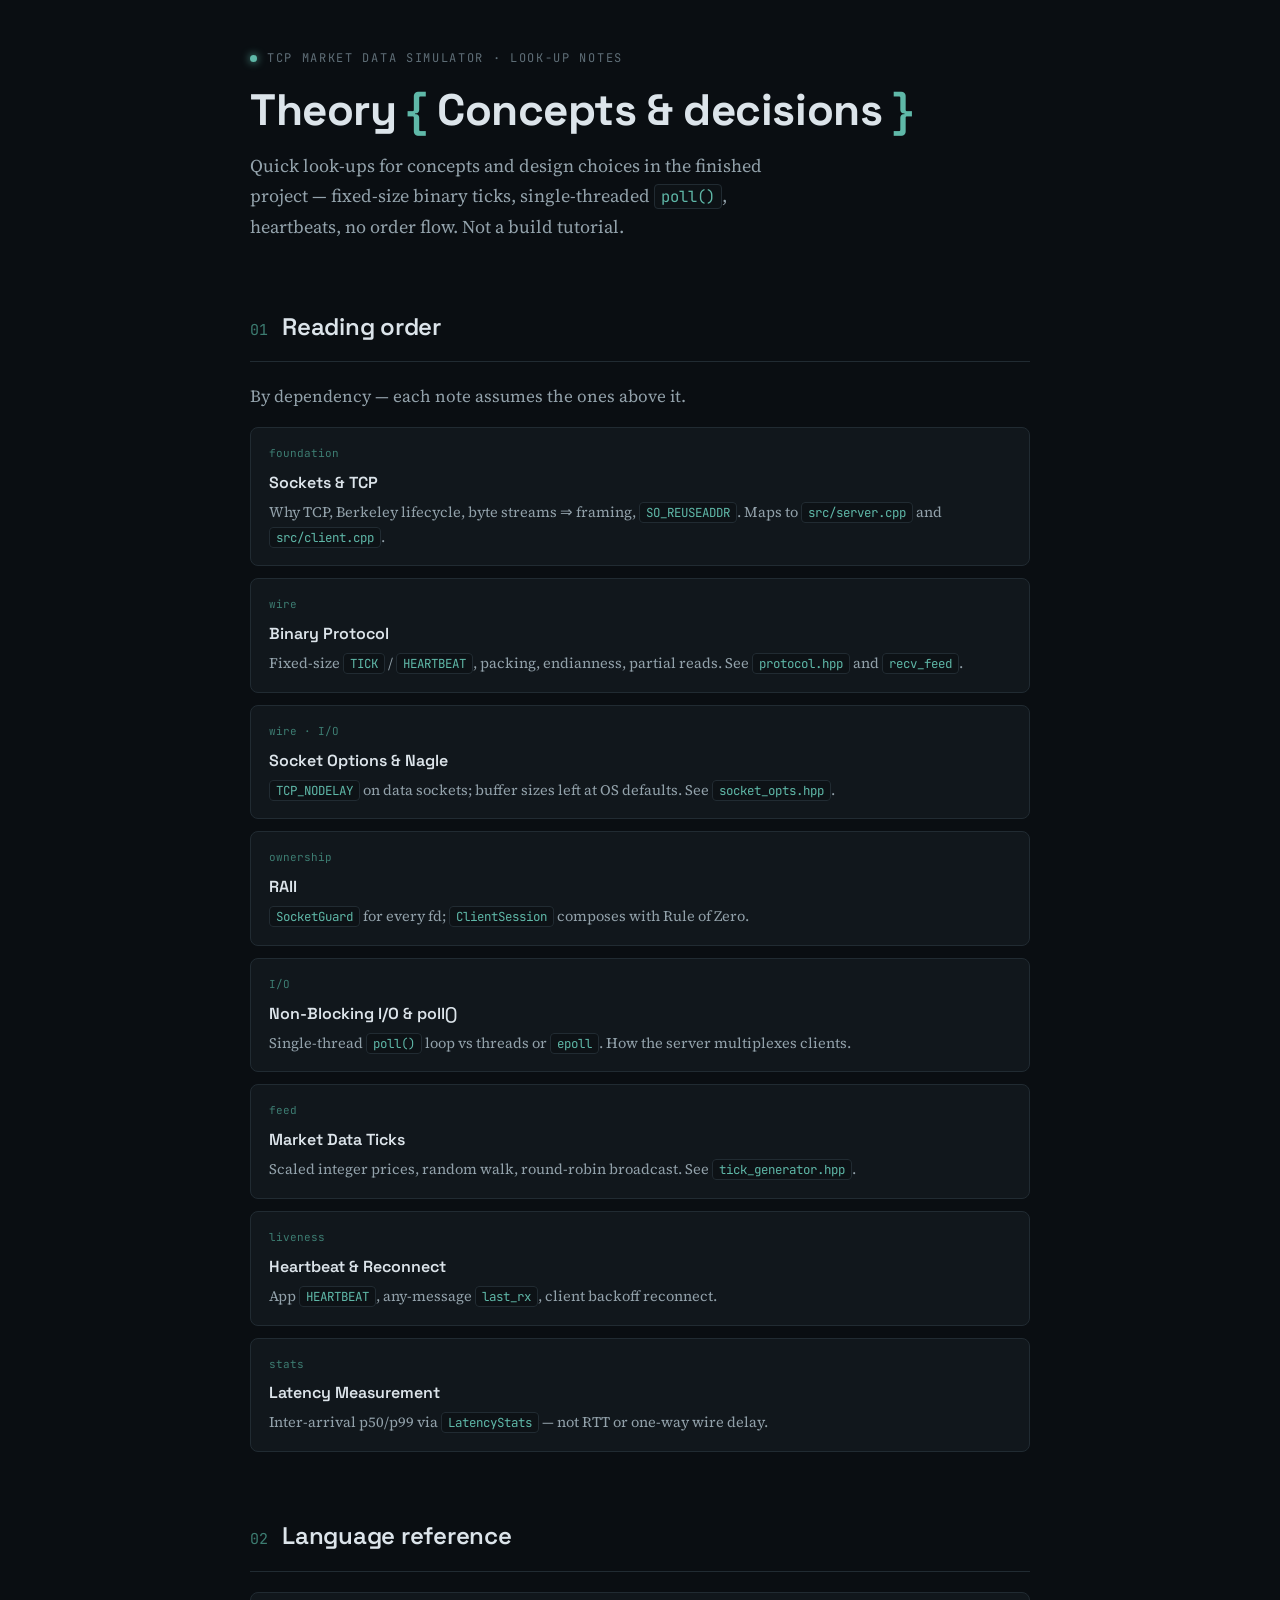
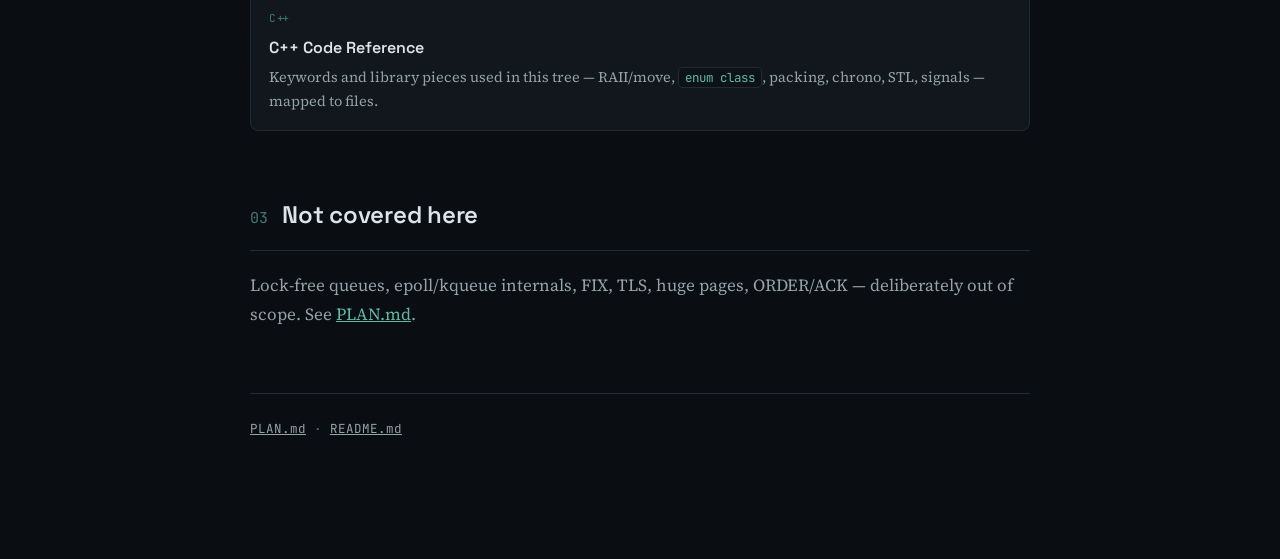
<file: theory/index.html>
<!DOCTYPE html>
<html lang="en">
<head>
<meta charset="UTF-8">
<meta name="viewport" content="width=device-width, initial-scale=1.0">
<title>Theory Notes — TCP Market Data Simulator</title>
<link rel="preconnect" href="https://fonts.googleapis.com">
<link href="https://fonts.googleapis.com/css2?family=Space+Grotesk:wght@400;500;600;700&family=Source+Serif+4:opsz,wght@8..60,400;8..60,500;8..60,600&family=JetBrains+Mono:wght@400;500;600&display=swap" rel="stylesheet">
<link rel="stylesheet" href="theory.css">
</head>
<body>
<div class="layout" style="grid-template-columns: minmax(0, 780px);">
  <main>
    <header class="hero">
      <span class="eyebrow">TCP Market Data Simulator · Look-up notes</span>
      <h1 class="title">Theory <span class="brace">{</span> Concepts &amp; decisions <span class="brace">}</span></h1>
      <p class="subtitle">Quick look-ups for concepts and design choices in the finished project — fixed-size binary ticks, single-threaded <code class="inline">poll()</code>, heartbeats, no order flow. Not a build tutorial.</p>
    </header>

    <section>
      <div class="section-head"><span class="idx">01</span><h2>Reading order</h2></div>
      <p class="dim">By dependency — each note assumes the ones above it.</p>
      <ol class="index-list">
        <li>
          <a href="Theory_Sockets_TCP.html">
            <span class="order">foundation</span>
            <div class="name">Sockets &amp; TCP</div>
            <p class="desc">Why TCP, Berkeley lifecycle, byte streams ⇒ framing, <code class="inline">SO_REUSEADDR</code>. Maps to <code class="inline">src/server.cpp</code> and <code class="inline">src/client.cpp</code>.</p>
          </a>
        </li>
        <li>
          <a href="Theory_Binary_Protocol.html">
            <span class="order">wire</span>
            <div class="name">Binary Protocol</div>
            <p class="desc">Fixed-size <code class="inline">TICK</code> / <code class="inline">HEARTBEAT</code>, packing, endianness, partial reads. See <code class="inline">protocol.hpp</code> and <code class="inline">recv_feed</code>.</p>
          </a>
        </li>
        <li>
          <a href="Theory_Socket_Options_Nagle.html">
            <span class="order">wire · I/O</span>
            <div class="name">Socket Options &amp; Nagle</div>
            <p class="desc"><code class="inline">TCP_NODELAY</code> on data sockets; buffer sizes left at OS defaults. See <code class="inline">socket_opts.hpp</code>.</p>
          </a>
        </li>
        <li>
          <a href="Theory_RAII.html">
            <span class="order">ownership</span>
            <div class="name">RAII</div>
            <p class="desc"><code class="inline">SocketGuard</code> for every fd; <code class="inline">ClientSession</code> composes with Rule of Zero.</p>
          </a>
        </li>
        <li>
          <a href="Theory_NonBlocking_Poll.html">
            <span class="order">I/O</span>
            <div class="name">Non-Blocking I/O &amp; poll()</div>
            <p class="desc">Single-thread <code class="inline">poll()</code> loop vs threads or <code class="inline">epoll</code>. How the server multiplexes clients.</p>
          </a>
        </li>
        <li>
          <a href="Theory_Market_Data_Ticks.html">
            <span class="order">feed</span>
            <div class="name">Market Data Ticks</div>
            <p class="desc">Scaled integer prices, random walk, round-robin broadcast. See <code class="inline">tick_generator.hpp</code>.</p>
          </a>
        </li>
        <li>
          <a href="Theory_Heartbeat_Reconnect.html">
            <span class="order">liveness</span>
            <div class="name">Heartbeat &amp; Reconnect</div>
            <p class="desc">App <code class="inline">HEARTBEAT</code>, any-message <code class="inline">last_rx</code>, client backoff reconnect.</p>
          </a>
        </li>
        <li>
          <a href="Theory_Latency_Measurement.html">
            <span class="order">stats</span>
            <div class="name">Latency Measurement</div>
            <p class="desc">Inter-arrival p50/p99 via <code class="inline">LatencyStats</code> — not RTT or one-way wire delay.</p>
          </a>
        </li>
      </ol>
    </section>

    <section>
      <div class="section-head"><span class="idx">02</span><h2>Language reference</h2></div>
      <ol class="index-list">
        <li>
          <a href="Theory_CodeRef.html">
            <span class="order">C++</span>
            <div class="name">C++ Code Reference</div>
            <p class="desc">Keywords and library pieces used in this tree — RAII/move, <code class="inline">enum class</code>, packing, chrono, STL, signals — mapped to files.</p>
          </a>
        </li>
      </ol>
    </section>

    <section>
      <div class="section-head"><span class="idx">03</span><h2>Not covered here</h2></div>
      <p class="dim">Lock-free queues, epoll/kqueue internals, FIX, TLS, huge pages, ORDER/ACK — deliberately out of scope. See <a href="../PLAN.md">PLAN.md</a>.</p>
    </section>

    <footer>
      <a href="../PLAN.md">PLAN.md</a> · <a href="../README.md">README.md</a>
    </footer>
  </main>
</div>
</body>
</html>
</file>
<file: theory/theory.css>
/* Shared styles for theory look-up notes — TCP Market Data Simulator */

:root {
  --bg: #0a0e12;
  --bg-raised: #0d1216;
  --panel: #11171c;
  --panel-border: #212b32;
  --text: #dce4ea;
  --text-dim: #93a2ab;
  --text-faint: #5f6e77;
  --acquire: #5fb8a8;
  --acquire-dim: #3d7d72;
  --release: #d98a5f;
  --warn: #e0b15c;
  --danger: #d97070;
  --serif: "Source Serif 4", Georgia, serif;
  --sans: "Space Grotesk", system-ui, sans-serif;
  --mono: "JetBrains Mono", "SF Mono", Consolas, monospace;
}

* { box-sizing: border-box; }
html { scroll-behavior: smooth; }
body {
  margin: 0;
  background: var(--bg);
  color: var(--text);
  font-family: var(--serif);
  font-size: 17px;
  line-height: 1.7;
  -webkit-font-smoothing: antialiased;
}
a { color: var(--acquire); }

.layout {
  display: grid;
  grid-template-columns: 250px minmax(0, 780px);
  justify-content: center;
  gap: 56px;
  max-width: 1180px;
  margin: 0 auto;
  padding: 48px 24px 120px;
}

nav.toc {
  position: sticky;
  top: 32px;
  align-self: start;
  font-family: var(--sans);
  font-size: 13px;
}
nav.toc .toc-label {
  color: var(--text-faint);
  text-transform: uppercase;
  letter-spacing: 0.12em;
  font-size: 11px;
  margin-bottom: 14px;
  display: block;
}
nav.toc .back {
  display: block;
  margin-bottom: 18px;
  color: var(--text-dim);
  text-decoration: none;
  font-size: 12px;
}
nav.toc .back:hover { color: var(--acquire); }
nav.toc ol {
  list-style: none;
  margin: 0;
  padding: 0;
  border-left: 1px solid var(--panel-border);
}
nav.toc li { margin: 0; }
nav.toc a {
  display: block;
  padding: 7px 0 7px 16px;
  color: var(--text-dim);
  text-decoration: none;
  border-left: 2px solid transparent;
  margin-left: -1px;
  transition: color 0.15s ease, border-color 0.15s ease;
}
nav.toc a:hover { color: var(--text); }
nav.toc a.active {
  color: var(--acquire);
  border-left-color: var(--acquire);
}
nav.toc .num {
  color: var(--text-faint);
  font-variant-numeric: tabular-nums;
  margin-right: 6px;
}

main { min-width: 0; }

header.hero { margin-bottom: 64px; }
.eyebrow {
  font-family: var(--mono);
  font-size: 12px;
  letter-spacing: 0.14em;
  text-transform: uppercase;
  color: var(--text-faint);
  display: flex;
  align-items: center;
  gap: 10px;
  margin-bottom: 18px;
}
.eyebrow::before {
  content: "";
  width: 7px;
  height: 7px;
  border-radius: 50%;
  background: var(--acquire);
  box-shadow: 0 0 8px var(--acquire);
}
h1.title {
  font-family: var(--sans);
  font-weight: 700;
  font-size: clamp(28px, 4.5vw, 44px);
  line-height: 1.1;
  margin: 0 0 16px;
  letter-spacing: -0.01em;
}
h1.title .brace { color: var(--acquire); }
p.subtitle {
  font-size: 18px;
  color: var(--text-dim);
  max-width: 58ch;
  margin: 0 0 28px;
}

.lifecycle,
.diagram {
  background: var(--panel);
  border: 1px solid var(--panel-border);
  border-radius: 10px;
  padding: 28px 24px 20px;
}
.lifecycle svg,
.diagram svg { display: block; width: 100%; height: auto; }
.lifecycle-caption,
.diagram-caption {
  font-family: var(--mono);
  font-size: 12.5px;
  color: var(--text-faint);
  margin-top: 14px;
  text-align: center;
}
.lifecycle-caption b,
.diagram-caption b {
  color: var(--text-dim);
  font-weight: 500;
}

section {
  margin-bottom: 64px;
  scroll-margin-top: 32px;
}
.section-head {
  display: flex;
  align-items: baseline;
  gap: 14px;
  margin-bottom: 20px;
  padding-bottom: 14px;
  border-bottom: 1px solid var(--panel-border);
}
.section-head .idx {
  font-family: var(--mono);
  color: var(--acquire-dim);
  font-size: 15px;
}
h2 {
  font-family: var(--sans);
  font-weight: 600;
  font-size: 24px;
  margin: 0;
  letter-spacing: -0.01em;
}
h3 {
  font-family: var(--sans);
  font-weight: 600;
  font-size: 17px;
  margin: 28px 0 10px;
  color: var(--text);
}
p { margin: 0 0 16px; color: var(--text); }
p.dim { color: var(--text-dim); }
ul, ol.plain { margin: 0 0 16px; padding-left: 22px; }
li { margin-bottom: 8px; }
strong { color: #fff; font-weight: 600; }
code.inline {
  font-family: var(--mono);
  font-size: 0.86em;
  background: var(--bg-raised);
  border: 1px solid var(--panel-border);
  padding: 1px 6px;
  border-radius: 4px;
  color: var(--acquire);
}

.card {
  background: var(--panel);
  border: 1px solid var(--panel-border);
  border-left: 3px solid var(--acquire);
  border-radius: 8px;
  padding: 16px 20px;
  margin: 20px 0;
  font-size: 15.5px;
}
.card.warn { border-left-color: var(--warn); }
.card.danger { border-left-color: var(--danger); }
.card .card-label {
  font-family: var(--sans);
  font-weight: 600;
  font-size: 12px;
  text-transform: uppercase;
  letter-spacing: 0.08em;
  color: var(--acquire);
  margin-bottom: 6px;
  display: block;
}
.card.warn .card-label { color: var(--warn); }
.card.danger .card-label { color: var(--danger); }
.card p:last-child { margin-bottom: 0; }

.code-wrap {
  margin: 18px 0 22px;
  border-radius: 8px;
  overflow: hidden;
  border: 1px solid var(--panel-border);
  background: var(--bg-raised);
}
.code-bar {
  display: flex;
  align-items: center;
  justify-content: space-between;
  padding: 8px 14px;
  background: #0c1115;
  border-bottom: 1px solid var(--panel-border);
  font-family: var(--mono);
  font-size: 12px;
  color: var(--text-faint);
}
.copy-btn {
  background: transparent;
  border: 1px solid var(--panel-border);
  color: var(--text-faint);
  font-family: var(--mono);
  font-size: 11px;
  padding: 3px 9px;
  border-radius: 5px;
  cursor: pointer;
}
.copy-btn:hover { color: var(--text); border-color: var(--text-faint); }
pre { margin: 0; padding: 16px 18px; overflow-x: auto; }
code { font-family: var(--mono); font-size: 13.5px; line-height: 1.6; }
.hljs-keyword, .hljs-built_in { color: var(--acquire); }
.hljs-string { color: var(--release); }
.hljs-comment { color: var(--text-faint); font-style: italic; }
.hljs-number { color: var(--warn); }
.hljs-title.function_, .hljs-title.class_, .hljs-type { color: #8fc5e8; }
.hljs-literal { color: var(--warn); }
.hljs-params { color: var(--text); }

table {
  width: 100%;
  border-collapse: collapse;
  margin: 18px 0 22px;
  font-size: 14.5px;
  font-family: var(--sans);
}
th, td {
  text-align: left;
  padding: 10px 14px;
  border-bottom: 1px solid var(--panel-border);
}
th {
  color: var(--text-faint);
  font-weight: 600;
  font-size: 12px;
  text-transform: uppercase;
  letter-spacing: 0.06em;
}
td { color: var(--text-dim); }
td code.inline { font-size: 12.5px; }
tr:last-child td { border-bottom: none; }

.qa {
  border: 1px solid var(--panel-border);
  border-radius: 8px;
  margin-bottom: 14px;
  overflow: hidden;
  background: var(--panel);
}
.qa .q {
  display: flex;
  gap: 12px;
  padding: 14px 18px;
  font-family: var(--sans);
  font-weight: 600;
  font-size: 15px;
  color: var(--text);
}
.qa .q .tag {
  font-family: var(--mono);
  font-weight: 400;
  color: var(--acquire);
  flex-shrink: 0;
}
.qa .a {
  padding: 0 18px 16px 48px;
  color: var(--text-dim);
  font-size: 15px;
}
.qa .a p { margin-bottom: 10px; }
.qa .a p:last-child { margin-bottom: 0; }

.pitfall {
  display: flex;
  gap: 14px;
  padding: 14px 0;
  border-bottom: 1px solid var(--panel-border);
}
.pitfall:last-child { border-bottom: none; }
.pitfall .icon {
  font-family: var(--mono);
  color: var(--danger);
  font-size: 14px;
  flex-shrink: 0;
  padding-top: 2px;
}
.pitfall h4 {
  margin: 0 0 4px;
  font-family: var(--sans);
  font-size: 15px;
  color: var(--text);
}
.pitfall p { margin: 0; font-size: 14.5px; color: var(--text-dim); }

/* Index page */
.index-list { list-style: none; margin: 0; padding: 0; }
.index-list li {
  margin: 0 0 12px;
  border: 1px solid var(--panel-border);
  border-radius: 8px;
  background: var(--panel);
}
.index-list a {
  display: block;
  padding: 16px 18px;
  text-decoration: none;
  color: inherit;
}
.index-list a:hover { border-color: var(--acquire-dim); }
.index-list .name {
  font-family: var(--sans);
  font-weight: 600;
  font-size: 16px;
  color: var(--text);
  margin-bottom: 4px;
}
.index-list .desc {
  font-size: 14.5px;
  color: var(--text-dim);
  margin: 0;
}
.index-list .order {
  font-family: var(--mono);
  font-size: 11px;
  color: var(--acquire-dim);
  margin-bottom: 6px;
  display: block;
}

footer {
  margin-top: 60px;
  padding-top: 24px;
  border-top: 1px solid var(--panel-border);
  font-family: var(--mono);
  font-size: 12.5px;
  color: var(--text-faint);
}
footer a { color: var(--text-dim); }

@media (max-width: 880px) {
  .layout {
    grid-template-columns: 1fr;
    padding: 28px 18px 80px;
    gap: 0;
  }
  nav.toc {
    position: static;
    margin-bottom: 36px;
    padding-bottom: 20px;
    border-bottom: 1px solid var(--panel-border);
  }
  nav.toc ol {
    display: flex;
    flex-wrap: wrap;
    gap: 4px 0;
    border-left: none;
  }
  nav.toc li { width: 50%; }
  nav.toc a { border-left: none; padding: 5px 0; }
  .qa .a { padding-left: 18px; }
}
</file>
